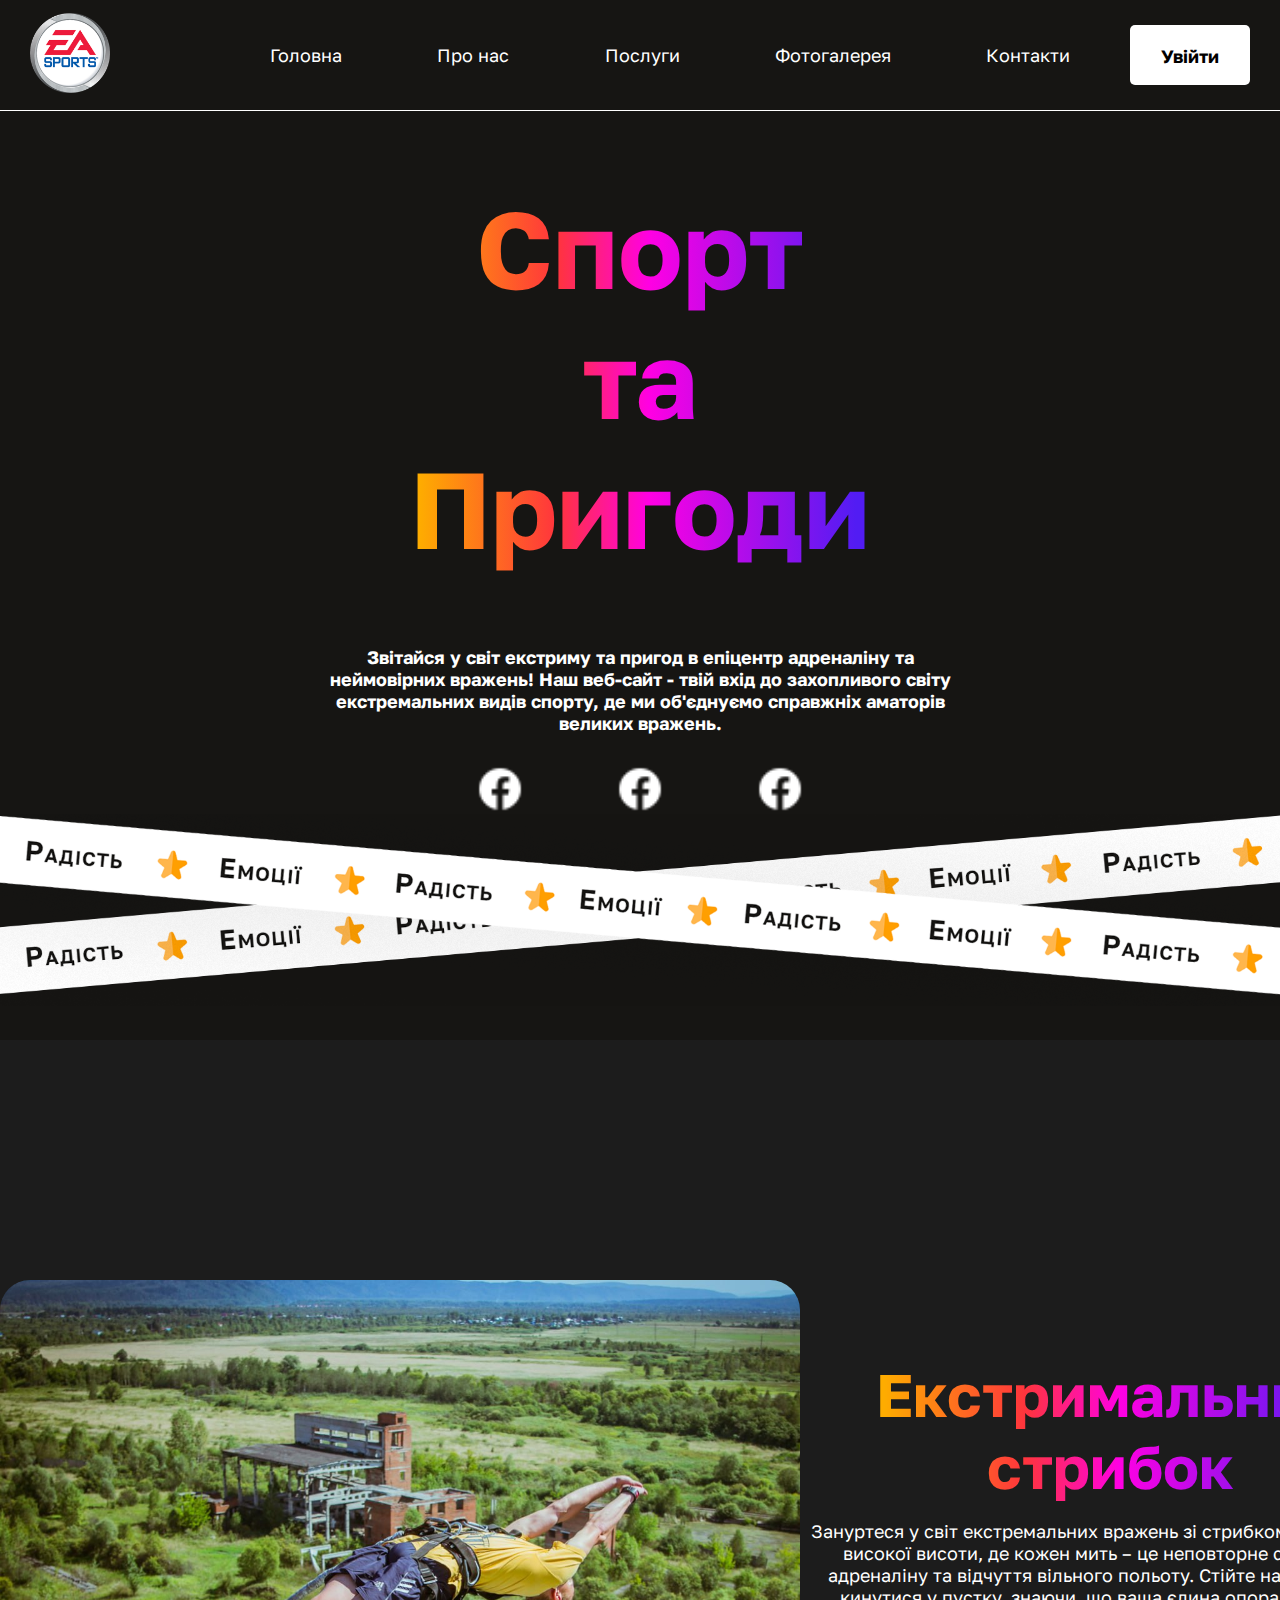
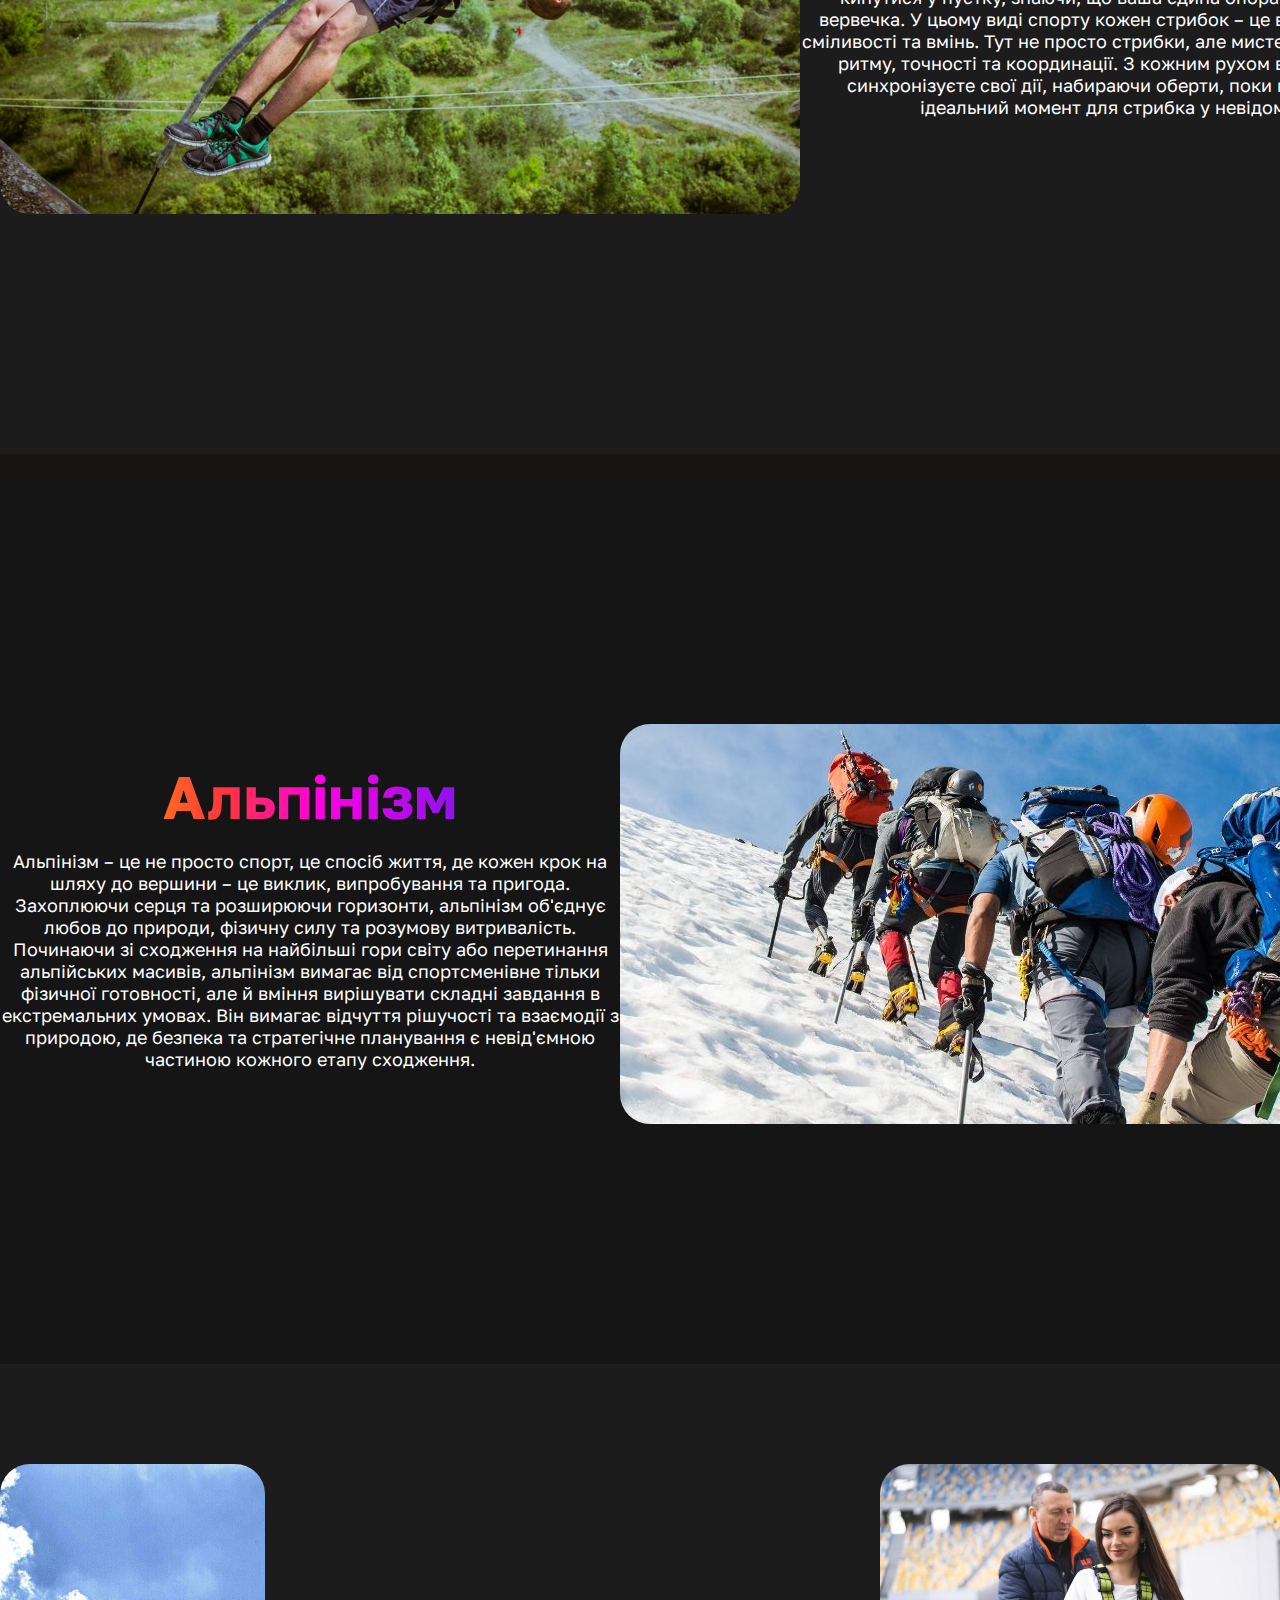
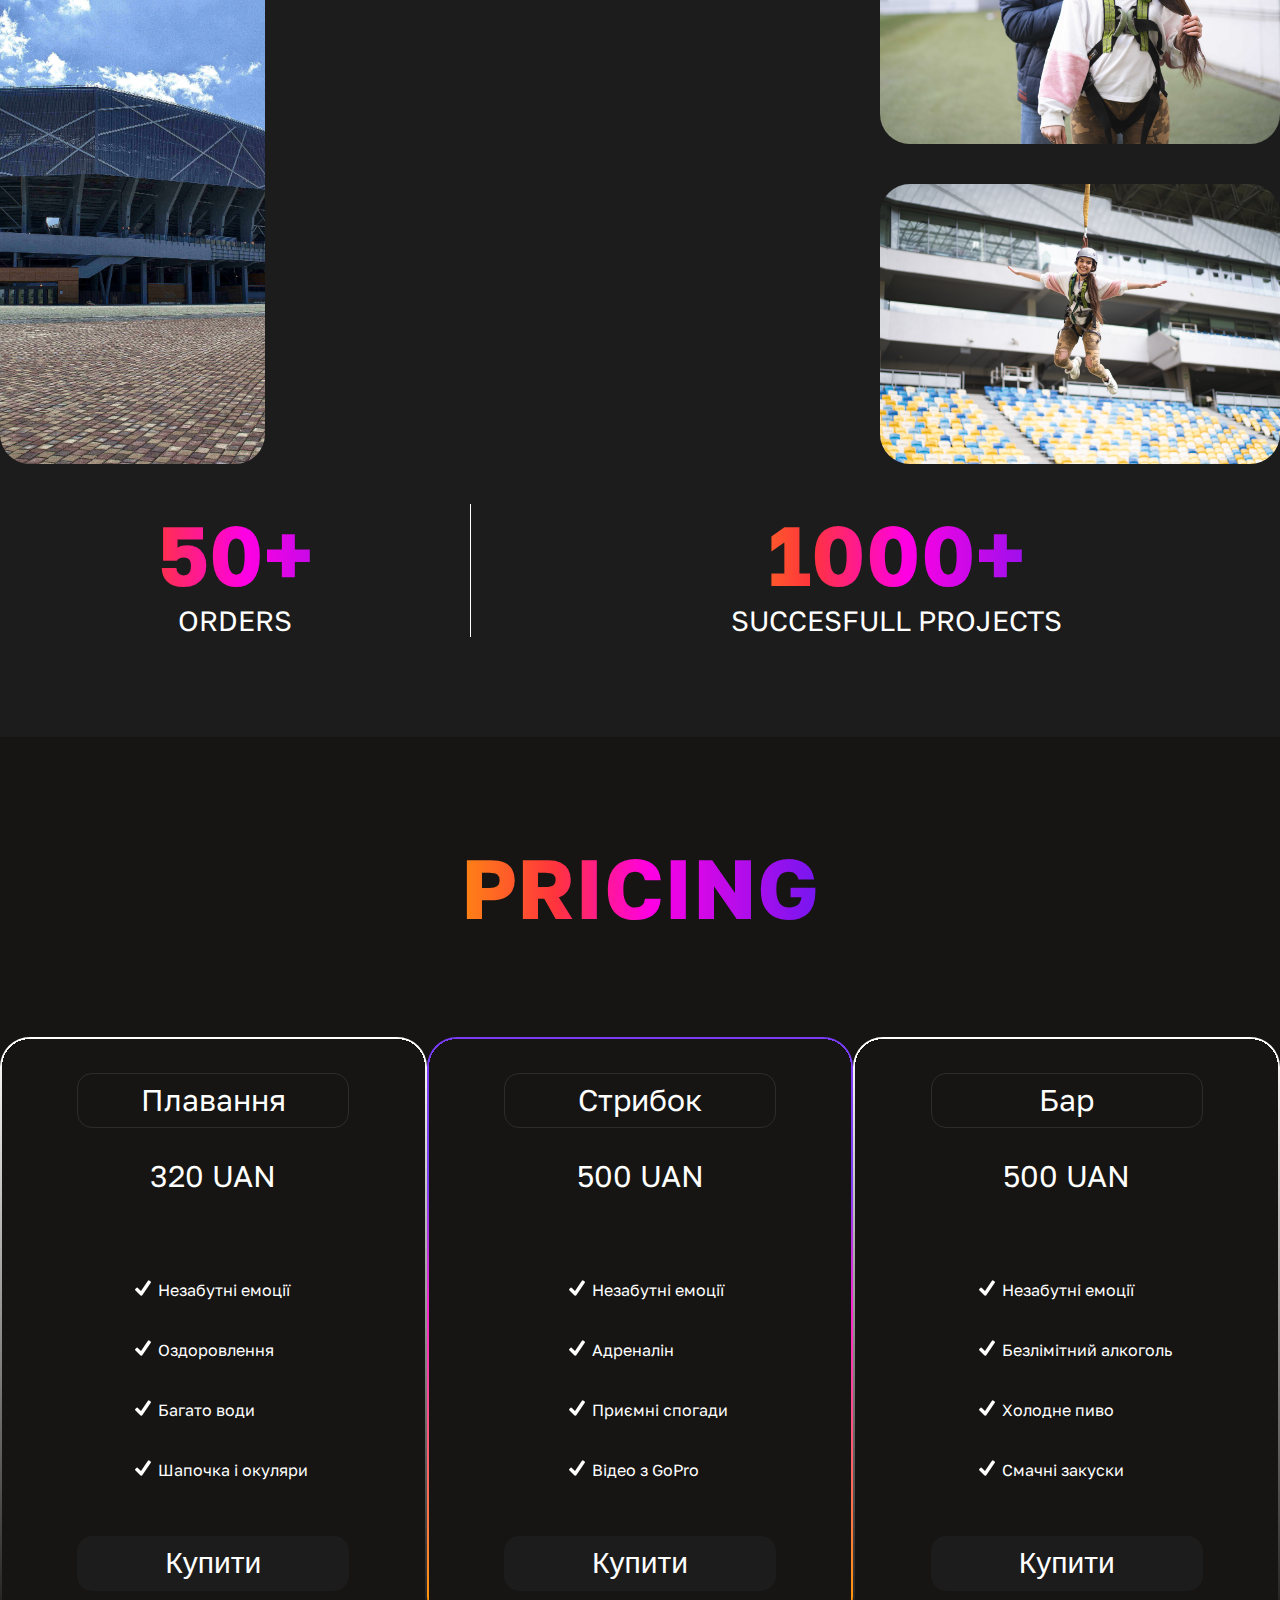
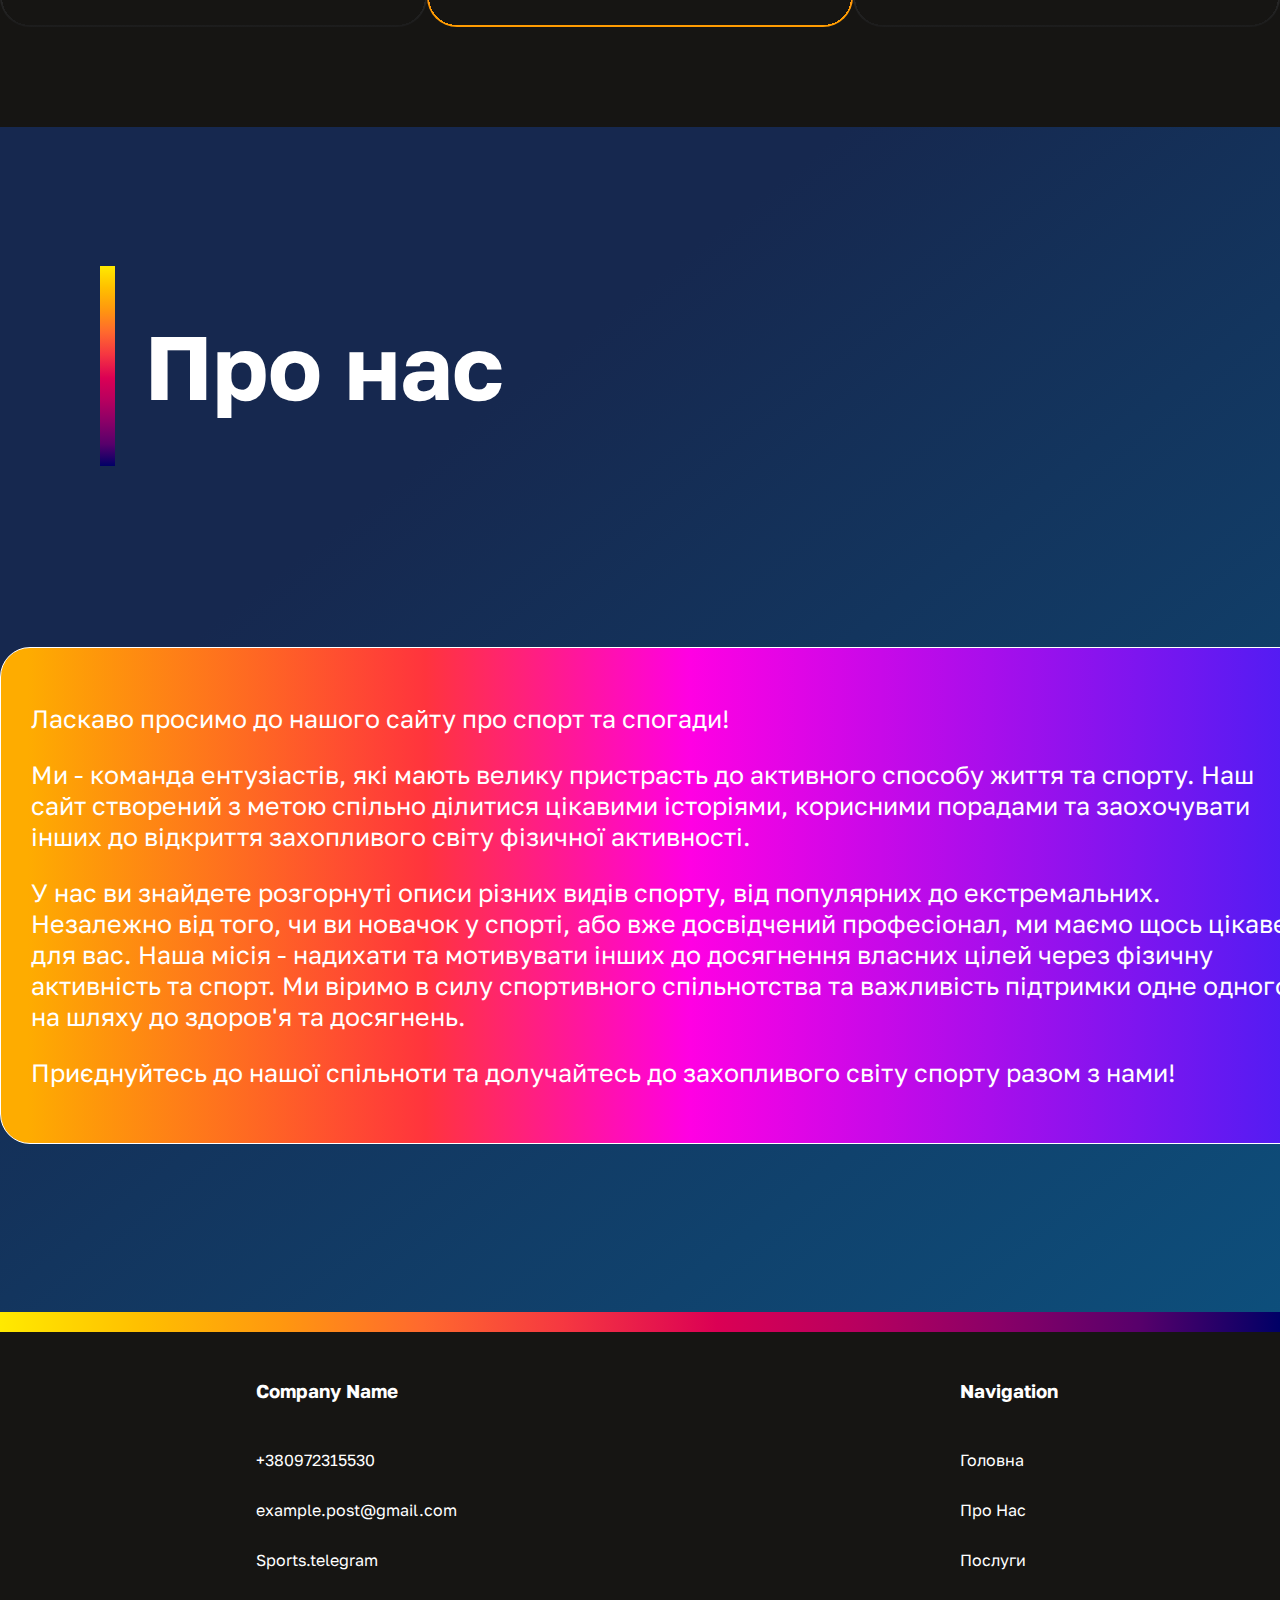
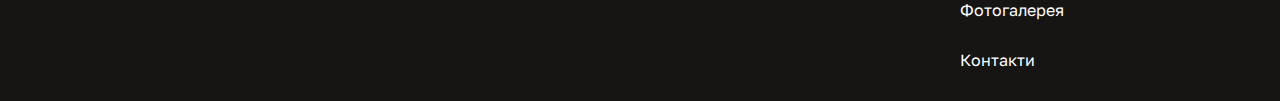
<file: index.html>
<!DOCTYPE html>
<html lang="en">
<head>
    <meta charset="UTF-8">
    <meta name="viewport" content="width=device-width, initial-scale=1.0">
    <title>Sports</title>
    <link rel="stylesheet" href="./css/main.css">
    <link rel="preconnect" href="https://fonts.googleapis.com">
    <link rel="preconnect" href="https://fonts.gstatic.com" crossorigin>
    <link href="https://fonts.googleapis.com/css2?family=Golos+Text:wght@400..900&display=swap" rel="stylesheet">
</head>
<body>
    <img src="./images/lines.png" alt="" class="background">
    <header class="header">
        <div class="logo"><img src="./images/logo.png" alt=""></div>
        <div class="dropdown">
            <svg onclick="toggleDropdown()" id="dropBtn" xmlns="http://www.w3.org/2000/svg" x="0px" y="0px" width="60" height="60" viewBox="0 0 50 50">
                <path d="M 0 7.5 L 0 12.5 L 50 12.5 L 50 7.5 Z M 0 22.5 L 0 27.5 L 50 27.5 L 50 22.5 Z M 0 37.5 L 0 42.5 L 50 42.5 L 50 37.5 Z"></path>
            </svg>
            <!-- <button >Dropdown</button> -->
            <div id="myDropdown" class="dropdown-content">
        
                    Головна
                     <a href="#about__us">Про нас </a>
                    <a href="#desription">Послуги</a>
                    <a href="#gallery">Фотогалерея</a>
                    <a href="register.html">Контакти</a>
                
            </div>
          </div>
        <ul class="tabs">
            <li>Головна</li>
            <li> <a href="#about__us">Про нас </a></li>
            <li><a href="#desription">Послуги</a></li>
            <li><a href="#gallery">Фотогалерея</a></li>
            <li><a href="register.html">Контакти</a></li>
        </ul>
        <div class="button"><button >Увійти</button></div>
    </header>
    <section class="performens">
        <div class="performens__header">
            <h1>
                Спорт та Пригоди
            </h1>
        </div>
        <p class="performens__par">
            Звітайся у світ екстриму та пригод
            в епіцентр адреналіну та неймовірних вражень!
            Наш веб-сайт - твій вхід до захопливого світу екстремальних видів спорту,
            де ми об'єднуємо справжніх аматорів великих вражень.
        </p>
        <div class="performens__social">
            <img src="./images/facebook.png" alt="">
            <img src="./images/facebook.png" alt="">
            <img src="./images/facebook.png" alt="">
        </div>
    </section>
    <div class="gif" >
        <img src="./images/Emotion.png" alt="">
    </div>
    <div class="desription" >
        <img src="./images/jump.jpg" alt="">
        <div class="desription__text">
            <h1>
                Екстримальний стрибок
            </h1>
            <p>
                Зануртеся у світ екстремальних вражень
                зі стрибком на скакалці з високої висоти, де кожен мить – це неповторне
                сплавлення адреналіну та відчуття вільного польоту. Стійте на межі, готові
                кинутися у пустку, знаючи, що ваша єдина опора – тоненька вервечка.
                У цьому виді спорту кожен стрибок – це випробування сміливості та вмінь.
                Тут не просто стрибки, але мистецтво контролю ритму, точності та координації.
                З кожним рухом вервечки ви синхронізуєте свої дії, набираючи оберти,
                поки не настане ідеальний момент для стрибка у невідоме.
            </p>
        </div>
    </div>
    <div class="desription desription__alpinism">
        
        <div class="desription__text">
            <h1>
                Альпінізм
            </h1>
            <p>
                Альпінізм – це не просто спорт, це спосіб життя,
                де кожен крок на шляху до вершини – це виклик,
                випробування та пригода. Захоплюючи серця та розширюючи горизонти,
                альпінізм об'єднує любов до природи, фізичну силу та розумову
                витривалість. Починаючи зі сходження на найбільші гори світу або
                перетинання альпійських масивів, альпінізм вимагає від спортсменівне
                тільки фізичної готовності, але й вміння вирішувати складні завдання
                в екстремальних умовах. Він вимагає відчуття рішучості та взаємодії
                з природою, де безпека та стратегічне планування є невід'ємною частиною
                кожного етапу сходження.
            </p>
        </div>
        <img src="./images/photo_2024-03-19_21-39-41.jpg" alt="">
    </div>
    <div class="gallery" id="gallery">
        <div class="gallery__inner">
            <div id="gallery__img__1">
        
            </div>
            <iframe width="928" height="522" src="https://www.youtube.com/embed/1RUFDmWJq6Q" title="KAVA Роуп джампінг Арена Львів 2020 Оля" frameborder="0" allow="accelerometer; autoplay; clipboard-write; encrypted-media; gyroscope; picture-in-picture; web-share" referrerpolicy="strict-origin-when-cross-origin" allowfullscreen></iframe>
            <div id="gallery__img__group">
            <div id="gallery__img__3"></div>
            <div id="gallery__img__4"></div>
            </div>
        </div>
        <div class="stats">
            <div class="stats__text">
                <h1>50+</h1>
                <p>ORDERS</p>
            </div>
            <div class="stats__text" id="stats__text__1000">
                <h1>1000+</h1>
                <p>SUCCESFULL PROJECTS</p>
            </div>
            <div class="stats__text">
                <h1>60+</h1>
                <p>GLOBAL CUSTOMERS</p>
            </div>
        </div>
    </div>
    
    <div class="pricing" id="desription">
        
        <h1>PRICING</h1>
        <div class="carousel">
        <div class="card__wrapper">
        <div class="card">
            <div class="card__header">Плавання</div>
            <p class="card__price">320 UAN</p>
            <ul class="card__list">
                <li>Незабутні емоції</li>
                <li>Оздоровлення</li>
                <li>Багато води</li>
                <li>Шапочка і окуляри</li>
            </ul>
            <button class="card__btn">Купити</button>
        </div>

        <div class="card" id="card__gradient">
            <div class="card__header">Стрибок</div>
            <p class="card__price">500 UAN</p>
            <ul class="card__list">
                <li>Незабутні емоції</li>
                <li>Адреналін</li>
                <li>Приємні спогади</li>
                <li>Відео з GoPro</li>
            </ul>
            <button class="card__btn" id="gradient__btn">Купити</button>
        </div>

        <div class="card">
            <div class="card__header">Бар</div>
            <p class="card__price">500 UAN</p>
            <ul class="card__list">
                <li>Незабутні емоції</li>
                <li>Безлімітний алкоголь</li>
                <li>Холодне пиво</li>
                <li>Смачні закуски</li>
            </ul>
            <button class="card__btn">Купити</button>
        </div>
    </div>
</div>
    
    </div>
    <div class="about__us" id="about__us">
        <div class="about__us__header">
            <div></div>
            <h1>
                Про нас
            </h1>
        </div>
        <div class="about__us__inner">
            <p>
                Ласкаво просимо до нашого сайту про спорт та спогади!
            </p>
            <p>
                Ми - команда ентузіастів, які мають велику пристрасть до активного способу життя
                та спорту. Наш сайт створений з метою спільно ділитися цікавими історіями,
                корисними порадами та заохочувати інших до відкриття захопливого світу
                фізичної активності. 
            </p>
            <p>
                У нас ви знайдете розгорнуті описи різних видів спорту, від популярних до
                екстремальних. Незалежно від того, чи ви новачок у спорті, або вже досвідчений
                професіонал, ми маємо щось цікаве для вас. Наша місія - надихати та мотивувати інших
                до досягнення власних цілей через фізичну активність та спорт. Ми віримо в силу
                спортивного спільнотства та важливість підтримки одне одного на шляху до здоров'я
                та досягнень.
            </p>
            <p>
                Приєднуйтесь до нашої спільноти та долучайтесь до захопливого світу спорту разом
                з нами!
            </p>

        </div>
        <div class="about__us__bottm">
            
        </div>
    </div>
    <footer class="footer" id="footer">
        <ul>
            <h3>Company Name</h3>
            <li>+380972315530</li>
            <li>example.post@gmail.com</li>
            <li>Sports.telegram</li>
        </ul>
        <ul>
            <h3>Navigation</h3>
            <li>Головна</li>
            <li>Про Нас</li>
            <li>Послуги</li>
            <li>Фотогалерея</li>
            <li>Контакти</li>
        </ul>
    </footer>
    <script src="index.js"></script>
</body>
</html>
</file>
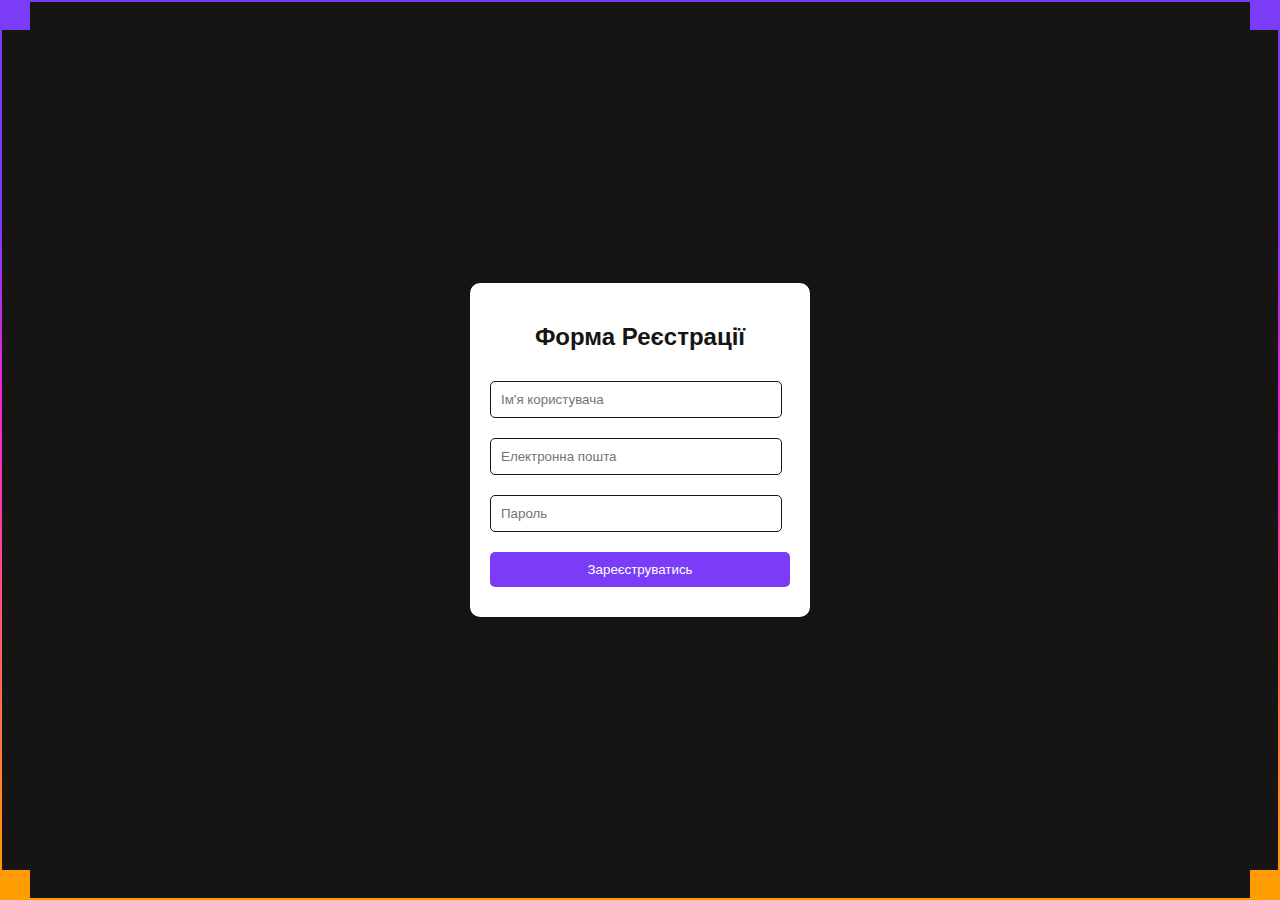
<file: register.html>
<!DOCTYPE html>
<html lang="en">
<head>
    <meta charset="UTF-8">
    <meta name="viewport" content="width=device-width, initial-scale=1.0">
    <title>Реєтрація</title>
    <link rel="stylesheet" href="css/register.css">
</head>
<body>
    <div class="container">
        <h2>Форма Реєстрації</h2>
        <form action="#" method="post">
            <input type="text" name="username" placeholder="Ім'я користувача" required>
            <input type="email" name="email" placeholder="Електронна пошта" required>
            <input type="password" name="password" placeholder="Пароль" required>
            <input type="submit" value="Зареєструватись">
        </form>
    </div>
</body>
</html>
</file>
<file: css/main.css>
html, body{
    margin: 0;
    padding: 0;
    width: 100%;
    height: 100%;
    font-family: "Golos Text", sans-serif;
    font-optical-sizing: auto;
    font-weight: 200;
    font-style: normal;
    scroll-behavior: smooth;
    background-color: #161513;
}

a {
    color: inherit; 
    text-decoration: none; 
    transition: text-decoration 3s ease;
}

a:hover{
    text-decoration: underline;
    
}

.background{
    display: none;
position: absolute;
top: 100px;
width:100%;
right: 0;
z-index: 999;
}

.header{
    display: flex;
    flex-direction: row;
    align-items: center;
    justify-content: space-around;
    height: 110px;
    border-bottom: 0.1px solid #fff;
    background-color: #161513;
    color: #fff;
    font-size: 18px;
}



.logo img{
    width: 80px;
}

.tabs{
    list-style-type: none;
    display: flex;
    flex-direction: row;
    justify-content: space-between;
    width: 800px;
}

.button button{
    width: 120px;
    height: 60px;
    border-radius: 5px;
    background-color: #fff;
    font-family: "Golos Text", sans-serif;
    font-optical-sizing: auto;
    font-weight: 200;
    font-style: normal;
    border: 0;
    padding: 20px;
    font-weight: bold;
    font-size: 18px;
}

/* performens */

.performens{
    width: fit-content;
    margin: 0 auto;
    width: 100%;
    
}

.performens__header{
    width: 460px;
    margin: 0 auto;
}

.performens__par{
    color: #fff;
    text-align: center;
    width: 645px;
    font-size: 18px;
    font-weight: bold;
    margin: 0 auto;
}

.performens h1{
    background: #FEAC00;
    background: linear-gradient(to right, #FEAC00 2%, #FF343D 32%, #FF00E3 52%, #521CF3 97%);
    -webkit-background-clip: text;
    -webkit-text-fill-color: transparent;
    
    text-align: center;
    font-size: 108px;
    
}

.performens__social{
    display: flex;
    flex-direction: row;
    align-items: center;
    justify-content: center;
    gap: 90px;
    width: 460px;
    margin: 0 auto;
    margin-top: 30px;
}

.performens__social img{
    width: 50px;
}

/* descripton */

.gif{
    width: 100%;
}

.gif img{
    width: 100%;
}

.desription{
    display: flex;
    flex-direction: row;
    align-items: center;
    justify-content: space-around;
    margin-top: 30px;
    width: 100%;
    padding: 240px 0;
    background-color: #1c1c1c;
}

.desription__alpinism{
    background-color: #151515;
}
.desription img{
    width: 800px;
    border-radius: 30px;
}

.desription p{
    color: #fff;
    text-align: center;
    font-size: 18px;
    width: 620px;
}

.desription h1{
    background: #FEAC00;
    background: linear-gradient(to right, #FEAC00 2%, #FF343D 32%, #FF00E3 52%, #521CF3 97%);
    -webkit-background-clip: text;
    -webkit-text-fill-color: transparent;
    width: 470px;
    text-align: center;
    font-size: 60px;
    margin: 0 auto;
}

/* galery */
.gallery{
    background-color: #1C1C1C;
    padding: 100px 0;
}
.gallery__inner{
    display: flex;
    flex-direction: row;
    align-items: center;
    justify-content: space-evenly;
    
    
}

#gallery__img__1 {
    background-image: url("../images/full_stadіon.jpg");
    background-size: cover;
    background-position: center;
    width:400px;
    height: 600px;
    border-radius: 30px;
}

#gallery__img__2{
    background-image: url("../images/fly.jpg");
    background-size: cover;
    background-position: center;
    width:800px;
    height: 600px;
    border-radius: 30px;
}

#gallery__img__group{
    display: flex;
    flex-direction: column;
    align-items: center;
    justify-content: space-between;
    gap: 40px;
}

#gallery__img__3{
    background-image: url("../images/couch.jpeg");
    background-size: cover;
    background-position: center;
    width:400px;
    height: 280px;
    border-radius: 30px;
}

#gallery__img__4{
    background-image: url("../images/wire.jpg");
    background-size: cover;
    background-position: center;
    width:400px;
    height: 280px;
    border-radius: 30px;
}

/* stats */

.stats{
    display: flex;
    flex-direction: row;
    align-items: center;
    justify-content: space-between;
    margin-top: 40px;
}

.stats__text h1{
    background: #FEAC00;
    background: linear-gradient(to right, #FEAC00 2%, #FF343D 32%, #FF00E3 52%, #521CF3 97%);
    -webkit-background-clip: text;
    -webkit-text-fill-color: transparent;
    width: 470px;
    text-align: center;
    font-size: 84px;
    margin: 0 auto;
}

.stats__text p{
    color: #fff;
    width: fit-content;
    margin: 0 auto;
    font-size: 28px;
}

#stats__text__1000{
    padding: 0 190px;
    border-left: 1px solid #fff;
    border-right: 1px solid #fff;
}

/* pricing */
.pricing{
    padding: 100px 0;
}

.pricing h1{
    background: #FEAC00;
    background: linear-gradient(to right, #FEAC00 2%, #FF343D 32%, #FF00E3 52%, #521CF3 97%);
    -webkit-background-clip: text;
    -webkit-text-fill-color: transparent;
    width: 470px;
    text-align: center;
    font-size: 84px;
    margin: 0 auto;
    margin-bottom: 100px;
}

.card{
    width: 430px;
    height: 590px;
    display: flex;
    flex-direction: column;
    align-items: center;
    color: #fff;
    padding: 36px 0;
    background: radial-gradient(circle at 100% 100%, #161513 0, #161513 28px, transparent 28px) 0% 0%/30px 30px no-repeat,
            radial-gradient(circle at 0 100%, #161513 0, #161513 28px, transparent 28px) 100% 0%/30px 30px no-repeat,
            radial-gradient(circle at 100% 0, #161513 0, #161513 28px, transparent 28px) 0% 100%/30px 30px no-repeat,
            radial-gradient(circle at 0 0, #161513 0, #161513 28px, transparent 28px) 100% 100%/30px 30px no-repeat,
            linear-gradient(#161513, #161513) 50% 50%/calc(100% - 4px) calc(100% - 60px) no-repeat,
            linear-gradient(#161513, #161513) 50% 50%/calc(100% - 60px) calc(100% - 4px) no-repeat,
            linear-gradient(#ffffff 0%, #1c1c1c 100%);
    border-radius: 30px;
    box-sizing: border-box;
}


.card__header{
    border: 1px solid rgba(255, 255, 255, 10%);
    border-radius: 15px;
    width: 270px;
    height: 56px;
    text-align: center;
    font-size: 30px;
    display: flex;
    align-items: center;
    justify-content: center;
}

.card__price{
    font-size: 30px;
}

.card__list{
    list-style-image: url("../images/checkmark-16.png");
}

.card__list li{
    margin: 40px 0;
    
}

.card__btn{
    height: 58px;
    width: 272px;
    background-color: #1C1C1C;
    color: #fff;
    border: 0;
    border-radius: 15px;
    font-size: 30px;
    /* margin-top: 100px; */
    bottom: 0;
    position: relative;
}

.card__wrapper{
    display: flex;
    flex-direction: row;
    align-items: center;
    justify-content: space-evenly;
    width: 100%;
}

#card__gradient{
    background: radial-gradient(circle at 100% 100%, #161513 0, #161513 28px, transparent 28px) 0% 0%/30px 30px no-repeat,
    radial-gradient(circle at 0 100%, #161513 0, #161513 28px, transparent 28px) 100% 0%/30px 30px no-repeat,
    radial-gradient(circle at 100% 0, #161513 0, #161513 28px, transparent 28px) 0% 100%/30px 30px no-repeat,
    radial-gradient(circle at 0 0, #161513 0, #161513 28px, transparent 28px) 100% 100%/30px 30px no-repeat,
    linear-gradient(#161513, #161513) 50% 50%/calc(100% - 4px) calc(100% - 60px) no-repeat,
    linear-gradient(#161513, #161513) 50% 50%/calc(100% - 60px) calc(100% - 4px) no-repeat,
    linear-gradient(#7a3cf7 24%, #fb24ce 46%, #ff9c02 98%);
border-radius: 30px;
/* padding: 2px; */
box-sizing: border-box;
}

#graвdient__btn{
    background: #FEAC00;
    background: linear-gradient(to right, #FEAC00 2%, #FF343D 32%, #FF00E3 52%, #521CF3 97%);
    -webkit-background-clip: text;
    -webkit-text-fill-color: transparent;
}

.about__us{
    padding-top: 125px;
    /* padding-bottom: 125px; */
    height: 1080px;
    display: flex;
    align-items: flex-start;
    justify-content: space-between;
    flex-direction: column;
    color: #fff;
    background: rgb(22,40,79);
    background: linear-gradient(142deg, rgba(22,40,79,1) 30%, rgba(13,79,124,1) 100%);
}

.about__us__header{
    display: flex;
    flex-direction: row;
    gap: 30px;
    align-items: center;
    margin-left: 100px;
}

.about__us__header h1{
    font-size: 90px;
}

.about__us__header div{
    height: 200px;
    width: 15px;
    background-image: linear-gradient(
        0deg,
        hsl(240deg 100% 20%) 0%,
        hsl(289deg 100% 21%) 11%,
        hsl(315deg 100% 27%) 22%,
        hsl(329deg 100% 36%) 33%,
        hsl(337deg 100% 43%) 44%,
        hsl(357deg 91% 59%) 56%,
        hsl(17deg 100% 59%) 67%,
        hsl(34deg 100% 53%) 78%,
        hsl(45deg 100% 50%) 89%,
        hsl(55deg 100% 50%) 100%
);
}

.about__us__inner{
    height: fit-content;
    width: 1266px;
    border-radius: 30px;
    margin: 0 auto;
    background: #FEAC00;
    background: linear-gradient(to right, #FEAC00 2%, #FF343D 32%, #FF00E3 52%, #521CF3 97%);
    padding: 30px;
    color: #fff;
    font-size: 25px;
    border: 1px solid #fff;
}

.about__us__bottm{
    height: 20px;
    width: 100%;
    background-image: linear-gradient(
  270deg,
  hsl(240deg 100% 20%) 0%,
  hsl(289deg 100% 21%) 11%,
  hsl(315deg 100% 27%) 22%,
  hsl(329deg 100% 36%) 33%,
  hsl(337deg 100% 43%) 44%,
  hsl(357deg 91% 59%) 56%,
  hsl(17deg 100% 59%) 67%,
  hsl(34deg 100% 53%) 78%,
  hsl(45deg 100% 50%) 89%,
  hsl(55deg 100% 50%) 100%
);

}

.footer{
    display: flex;
    flex-direction: row;
    align-items: flex-start;
    justify-content: space-around;
    gap: 30px;
}

.footer ul{
    list-style-type: none;
    line-height: 50px;
    color: #fff;
    /* text-align: center; */
    cursor: pointer;
}

/* mobole */

@media only screen and (max-width: 768px) {
    html, body{
        width: 230vw !important;
    }
    .header{
        width: 100%s;
    }
    .desription{
        flex-wrap: wrap;
        gap: 50px;
    }

    .desription img{
        width: 90%
    }
    .stats{
        flex-wrap: wrap;
    }

    #stats__text__1000{
        /* padding-left: 37vh; */
        border:0;
        padding: 0;
        margin-left: 500px;

    }

    .about__us__inner{
        width: 80vh;
    }

    .card__wrapper{
        flex-wrap: nowrap;
        gap: 60px;
    }

    .background{
        left: 132%;
    }

    .desription__text p{
        font-size: 30px;
    }

    .performens__par{
        font-size: 30px;
    }

    #gallery__img__1{
        display: none;
    }
    #gallery__img__2{
        width: 40vh;
    }
    
    .card__list{
        font-size: 22px;
    }

    @keyframes carousel {
        0%, 100% { transform: translateX(0); }
        50% { transform: translateX(-33%); }
    }
    
    /* Animation for carousel */
    .carousel {
        /* width: 500px; Width of the viewport */
        overflow: hidden; /* Hide overflowing content */
    }
    
    .card__wrapper {
        display: flex;
        animation: carousel 6s infinite; /* Adjust duration as needed */
    }

    .button{
        display: none;
    }

    .tabs{
        display: none;
    }

    #dropBtn{
        display: block !important;
    }
}

#dropBtn{
    display: none;
}

/* Dropdown container */
.dropdown {
    position: relative;
    display: inline-block;
  }
  
  .dropdown-content {
    display: none;
    position: absolute;
    background-color: #f9f9f9;
    width: 700px;
    box-shadow: 0px 8px 16px 0px rgba(0,0,0,0.2);
    z-index: 1;
  }
  
  .dropdown-content a {
    color: black;
    padding: 12px 16px;
    text-decoration: none;
    display: block;
  }
  

  .dropdown-content a:hover {
    background-color: #f1f1f1;
  }
  

  .dropdown:hover .dropdown-content {
    display: block;
  }
</file>
<file: css/register.css>
body {
    margin: 0;
    padding: 0;
    font-family: Arial, sans-serif;
    background: #161513;
    background: radial-gradient(circle, #161513) 50% 50%/calc(100% - 4px) calc(100% - 60px) no-repeat,
                linear-gradient(#161513, #161513) 50% 50%/calc(100% - 60px) calc(100% - 4px) no-repeat,
                linear-gradient(#7a3cf7 24%, #fb24ce 46%, #ff9c02 98%);
    height: 100vh;
    display: flex;
    justify-content: center;
    align-items: center;
}

.container {
    background: #fff;
    padding: 20px;
    border-radius: 10px;
    box-shadow: 0 0 20px rgba(0, 0, 0, 0.1);
    width: 300px;
}

h2 {
    text-align: center;
    color: #161513;
}

input[type="text"],
input[type="email"],
input[type="password"] {
    width: 90%;
    padding: 10px;
    margin: 10px 0;
    border: 1px solid #161513;
    border-radius: 5px;
    outline: none;
}

input[type="submit"] {
    background-color: #7a3cf7;
    color: #fff;
    cursor: pointer;
    width: 100%;
    border: none;
    padding: 10px;
    margin: 10px 0;
    border-radius: 5px;
    outline: none;
}

input[type="submit"]:hover {
    background-color: #6d32e8;
}
</file>
